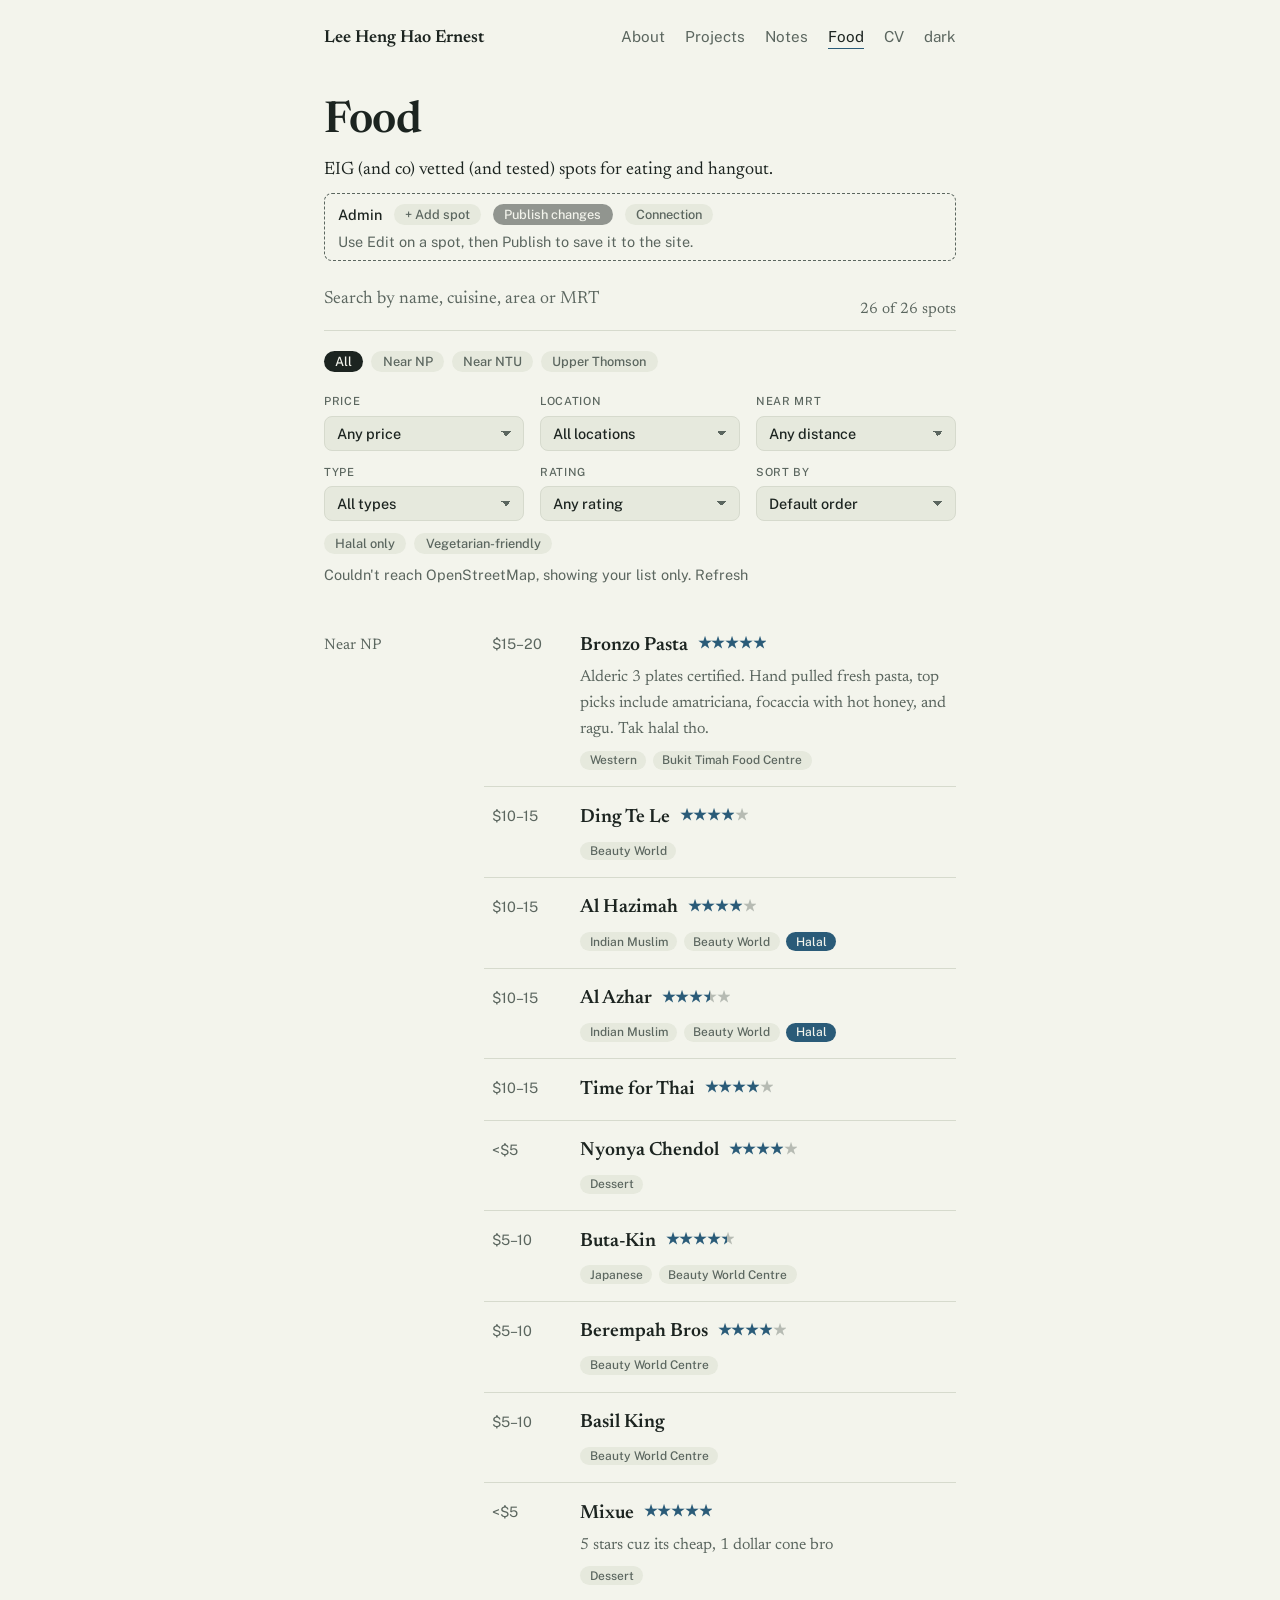
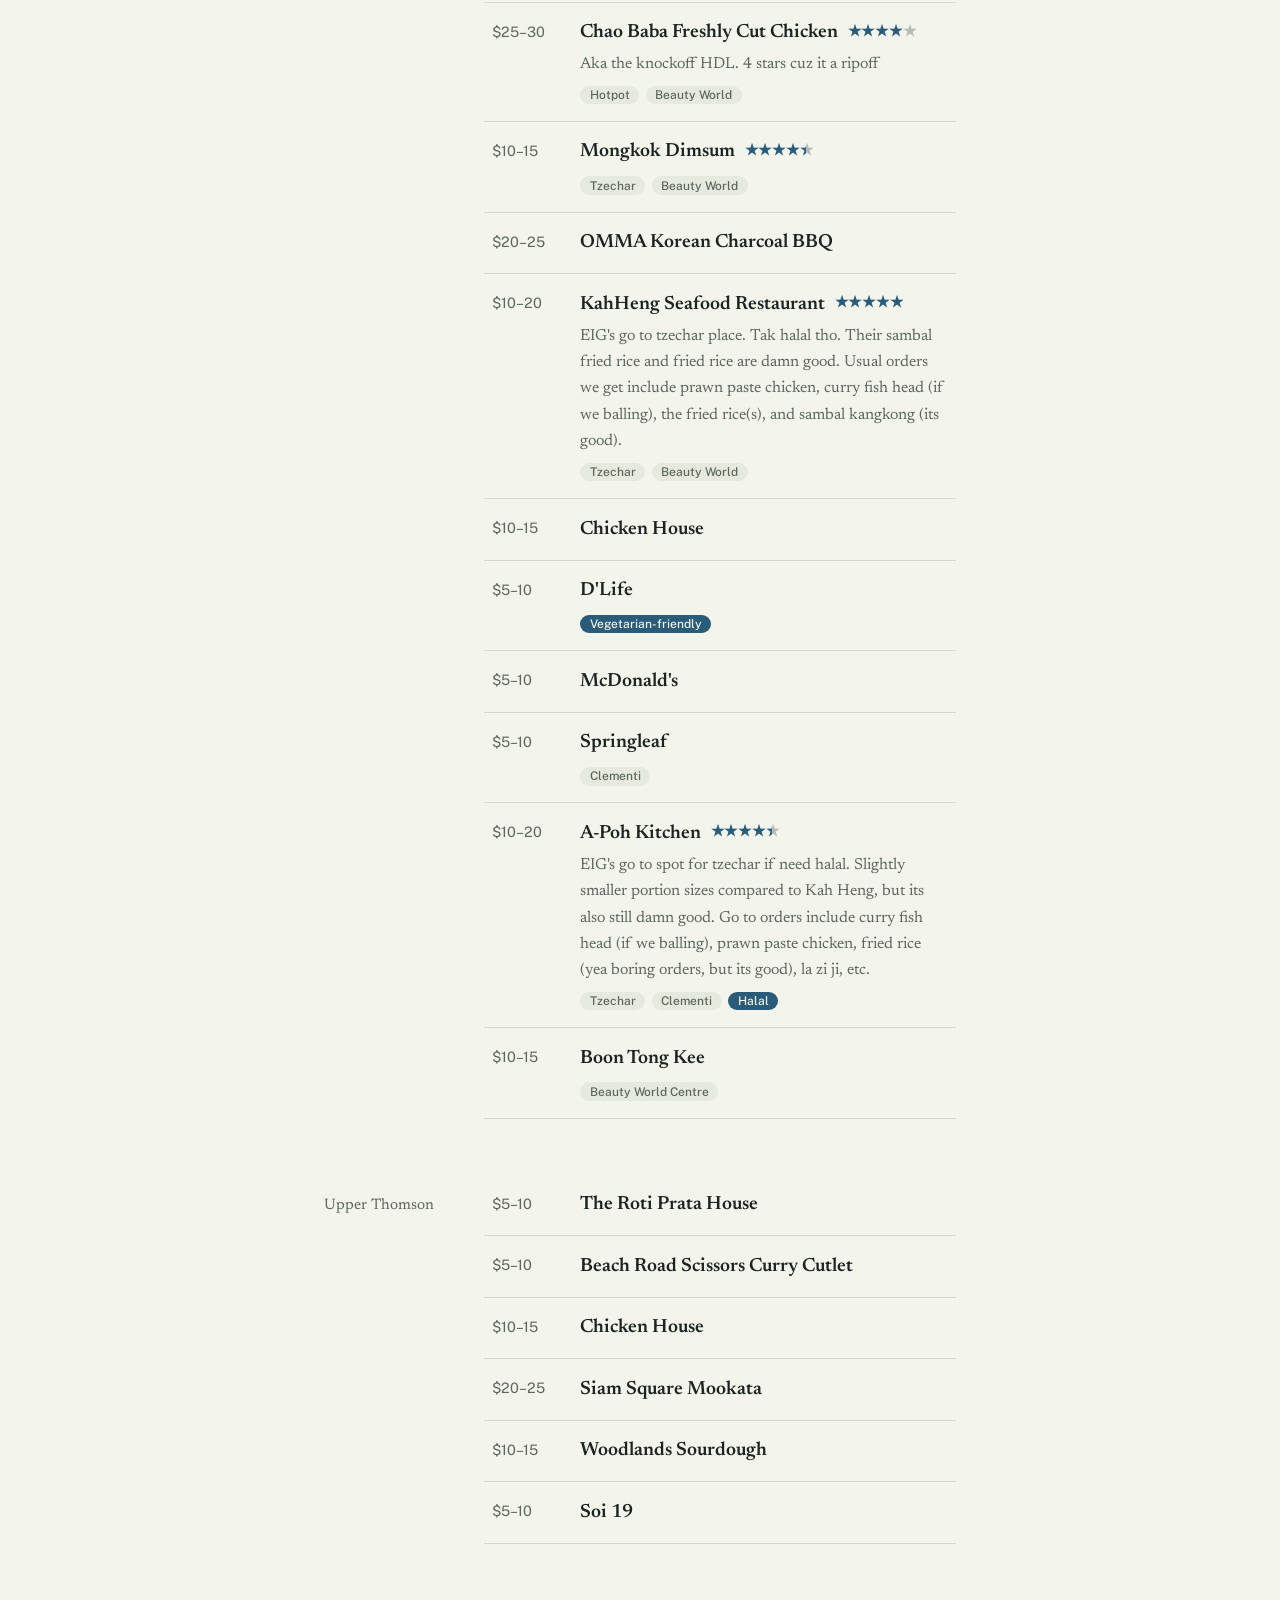
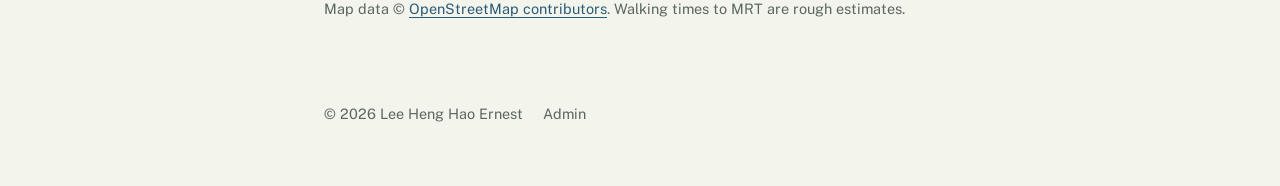
<file: food.html>
<!doctype html>
<html lang="en">
<head>
  <meta charset="utf-8">
  <meta name="viewport" content="width=device-width, initial-scale=1">
  <title>Food | Lee Heng Hao Ernest</title>
  <meta name="description" content="EIG (and co) vetted spots for eating and hangout.">
  <meta name="theme-color" content="#f3f4ec">
  <link rel="stylesheet" href="style.css">

  <!-- Google Fonts -->
  <link rel="preconnect" href="https://fonts.googleapis.com">
  <link rel="preconnect" href="https://fonts.gstatic.com" crossorigin>
  <link href="https://fonts.googleapis.com/css2?family=Newsreader:ital,opsz,wght@0,6..72,400;0,6..72,600;1,6..72,400&family=Public+Sans:wght@400;500&display=swap" rel="stylesheet">

  <style>
    /* Food page styles live here so they always load with the page */
    .search-header.tight{margin-bottom:1.25rem}
    #food-clear{position:absolute;right:0;background:none;border:0;color:var(--accent);font-size:1.5rem;cursor:pointer;line-height:1}
    .filters{display:grid;grid-template-columns:repeat(auto-fill,minmax(10.5rem,1fr));gap:.75rem 1rem;align-items:end;margin:1.25rem 0 .75rem;font-family:var(--sans)}
    .field{display:flex;flex-direction:column;gap:.3rem;min-width:0}
    .field>span{font-size:.7rem;font-weight:500;letter-spacing:.06em;text-transform:uppercase;color:var(--mute)}
    .field select{appearance:none;-webkit-appearance:none;width:100%;font:500 .9rem var(--sans);color:var(--ink);background-color:var(--chip);
      background-image:linear-gradient(45deg,transparent 50%,var(--mute) 50%),linear-gradient(135deg,var(--mute) 50%,transparent 50%);
      background-position:calc(100% - 17px) 52%,calc(100% - 12px) 52%;background-size:5px 5px;background-repeat:no-repeat;
      border:1px solid var(--line);border-radius:8px;padding:.5rem 2rem .5rem .75rem;cursor:pointer;text-overflow:ellipsis}
    .field select:hover{border-color:var(--mute)}
    .toggles{display:flex;flex-wrap:wrap;gap:.5rem;align-items:center;margin-bottom:.75rem}
    .count button{font-size:inherit}
    .food-list{margin-top:2rem}
    .spot{position:relative;display:grid;grid-template-columns:4.5rem 1fr;gap:0 1rem;padding:.9rem .5rem;border-bottom:1px solid var(--line);transition:padding-left .25s,background .2s}
    .spot:hover{padding-left:1rem;background:var(--chip);border-radius:4px}
    .spot .pr{font:.9rem var(--sans);color:var(--mute);padding-top:.35rem}
    .spot h3 a{color:var(--ink);text-decoration:none}
    .spot h3 a::after{content:"";position:absolute;inset:0}
    .spot p{color:var(--mute);font-size:1rem;margin:.15rem 0}
    .spot .meta{position:relative;display:flex;flex-wrap:wrap;gap:.4rem;margin-top:.5rem}
    .tag{font:500 .75rem var(--sans);padding:.15rem .6rem;border-radius:999px;background:var(--chip);color:var(--mute);border:0}
    .spot:hover .tag{background:var(--bg)}
    .tag.halal,.tag.veg{background:var(--accent);color:var(--bg)}
    a.tag{text-decoration:none}a.tag:hover,button.tag:hover{color:var(--ink)}
    button.tag{cursor:pointer;border:1px dashed var(--mute)}
    .stars{display:inline-block;margin-left:.6rem;font-size:.95rem;letter-spacing:.05em;vertical-align:.1em;white-space:nowrap;
      background:linear-gradient(90deg,var(--accent) calc(var(--r)/5*100%),color-mix(in srgb,var(--mute) 40%,transparent) 0);
      -webkit-background-clip:text;background-clip:text;color:transparent;-webkit-text-fill-color:transparent}
    #food-map{margin:1rem 0}
    #food-map summary{cursor:pointer;font:.95rem var(--sans);color:var(--accent)}
    #food-map iframe{width:100%;height:420px;border:1px solid var(--line);border-radius:4px;margin-top:.75rem}
    /* admin */
    .admin-bar{display:flex;flex-wrap:wrap;gap:.5rem .75rem;align-items:center;border:1px dashed var(--mute);border-radius:8px;padding:.6rem .8rem;margin:0 0 1rem;font:.9rem var(--sans)}
    .admin-bar b{font-weight:500}
    .admin-bar .chip.primary{background:var(--ink);color:var(--bg)}
    .admin-bar .chip:disabled{opacity:.45;cursor:default}
    #admin-msg{color:var(--mute);flex:1 1 14rem}
    dialog{width:min(30rem,92vw);background:var(--bg);color:var(--ink);border:1px solid var(--line);border-radius:10px;padding:1.25rem 1.5rem;font-family:var(--sans)}
    dialog::backdrop{background:rgba(0,0,0,.5)}
    dialog h2{font:600 1.2rem var(--serif);margin:0 0 1rem}
    .fld{display:block;margin:.6rem 0;font-size:.75rem;font-weight:500;color:var(--mute)}
    .fld input,.fld select,.fld textarea{display:block;width:100%;margin-top:.25rem;font:400 .95rem var(--sans);color:var(--ink);background:var(--chip);border:1px solid var(--line);border-radius:6px;padding:.45rem .6rem}
    .fld textarea{resize:vertical;min-height:3.5rem}
    .two{display:grid;grid-template-columns:1fr 1fr;gap:0 .75rem}
    .dlg-actions{display:flex;gap:.5rem;margin-top:1rem;align-items:center}
    .dlg-actions .sp{flex:1}
    .has-cursor dialog,.has-cursor dialog *{cursor:auto!important}
    @media(max-width:34rem){.spot{grid-template-columns:1fr}.spot .pr{padding:0}.two{grid-template-columns:1fr}}
  </style>

  <script>document.documentElement.classList.add('js');try{var t=localStorage.getItem('theme');if(t)document.documentElement.dataset.theme=t}catch(e){}</script>
</head>
<body>

  <a class="skip" href="#main">Skip to content</a>

  <header class="bar">
    <a class="brand" href="index.html">Lee Heng Hao Ernest</a>
    <nav aria-label="Main">
      <a href="index.html">About</a>
      <a href="projects.html">Projects</a>
      <a href="notes.html">Notes</a>
      <a href="food.html" aria-current="page">Food</a>
      <a href="cv.pdf">CV</a>
      <button id="theme" type="button" class="plain">dark</button>
    </nav>
  </header>

  <main id="main" class="page">
    <h1>Food</h1>
    <p class="lede" data-words>EIG (and co) vetted (and tested) spots for eating and hangout.</p>

    <div id="admin-bar" class="admin-bar" hidden>
      <b>Admin</b>
      <button class="chip" id="add-spot" type="button">+ Add spot</button>
      <button class="chip primary" id="publish" type="button" disabled>Publish changes</button>
      <button class="chip" id="admin-repo" type="button">Connection</button>
      <span id="admin-msg" aria-live="polite">Use Edit on a spot, then Publish to save it to the site.</span>
    </div>

    <div class="search-header tight">
      <div class="search-input-wrapper">
        <input type="text" id="food-search" placeholder="Search by name, cuisine, area or MRT" autocomplete="off">
        <button id="food-clear" type="button" aria-label="Clear search" hidden>&times;</button>
      </div>
      <div id="food-count" class="matches-count" aria-live="polite"></div>
    </div>

    <div class="chips" role="group" aria-label="Area">
      <button class="chip" type="button" data-campus="" aria-pressed="true">All</button>
      <button class="chip" type="button" data-campus="np" aria-pressed="false">Near NP</button>
      <button class="chip" type="button" data-campus="ntu" aria-pressed="false">Near NTU</button>
      <button class="chip" type="button" data-campus="ut" aria-pressed="false">Upper Thomson</button>
    </div>

    <div class="filters">
      <label class="field"><span>Price</span><select id="f-price"></select></label>
      <label class="field"><span>Location</span><select id="f-loc"></select></label>
      <label class="field"><span>Near MRT</span><select id="f-mrt"></select></label>
      <label class="field"><span>Type</span><select id="f-type"></select></label>
      <label class="field"><span>Rating</span><select id="f-rating"></select></label>
      <label class="field"><span>Sort by</span><select id="f-sort"></select></label>
    </div>
    <div class="toggles">
      <button class="chip" id="food-halal" type="button" aria-pressed="false">Halal only</button>
      <button class="chip" id="food-veg" type="button" aria-pressed="false">Vegetarian-friendly</button>
      <button class="plain" id="food-reset" type="button" hidden>Reset filters</button>
    </div>

    <p class="count"><span id="food-status"></span> <button class="plain" id="food-refresh" type="button">Refresh</button></p>

    <details id="food-map" hidden>
      <summary>Show map</summary>
      <iframe title="Map of food spots" loading="lazy"></iframe>
    </details>

    <div id="food-list" class="food-list"></div>
    <p class="count">Map data © <a href="https://www.openstreetmap.org/copyright">OpenStreetMap contributors</a>. Walking times to MRT are rough estimates.</p>
  </main>

  <dialog id="spot-dlg">
    <form id="spot-form" method="dialog">
      <h2 id="sd-title">Edit spot</h2>
      <label class="fld">Name<input id="sd-name" type="text" required></label>
      <div class="two">
        <label class="fld">Area<select id="sd-campus"><option value="np">Near NP</option><option value="ntu">Near NTU</option><option value="ut">Upper Thomson</option><option value="other">Elsewhere</option></select></label>
        <label class="fld">Price (e.g. 10-15 or &lt;5)<input id="sd-price" type="text" required></label>
      </div>
      <div class="two">
        <label class="fld">Location<input id="sd-location" type="text" placeholder="e.g. Beauty World Centre"></label>
        <label class="fld">Type<input id="sd-type" type="text" placeholder="e.g. Dessert, Tzechar"></label>
      </div>
      <div class="two">
        <label class="fld">Rating<select id="sd-rating"><option value="">Not rated</option><option value="5">5 stars</option><option value="4.5">4.5 stars</option><option value="4">4 stars</option><option value="3.5">3.5 stars</option><option value="3">3 stars</option><option value="2.5">2.5 stars</option><option value="2">2 stars</option><option value="1.5">1.5 stars</option><option value="1">1 star</option><option value="0.5">0.5 stars</option></select></label>
        <label class="fld">Google Maps link (optional)<input id="sd-maps" type="url" placeholder="https://…"></label>
      </div>
      <div class="two">
        <label class="fld">Halal<select id="sd-halal"><option value="">Auto (from map data)</option><option value="y">Yes</option><option value="n">No</option></select></label>
        <label class="fld">Vegetarian-friendly<select id="sd-veg"><option value="">Auto (from map data)</option><option value="y">Yes</option><option value="n">No</option></select></label>
      </div>
      <label class="fld">Notes<textarea id="sd-notes"></textarea></label>
      <div class="dlg-actions">
        <button class="chip" id="sd-del" type="button" hidden>Delete</button>
        <span class="sp"></span>
        <button class="chip" id="sd-cancel" type="button">Cancel</button>
        <button class="chip primary" type="submit" style="background:var(--ink);color:var(--bg)">Save</button>
      </div>
    </form>
  </dialog>

  <footer class="foot">
    <span>© <span id="yr">2026</span> Lee Heng Hao Ernest</span>
    <button class="plain" id="admin-link" type="button" style="margin-left:1rem">Admin</button>
  </footer>

  <script src="main.js" defer></script>
  <script src="food.js" defer></script>
</body>
</html>
</file>
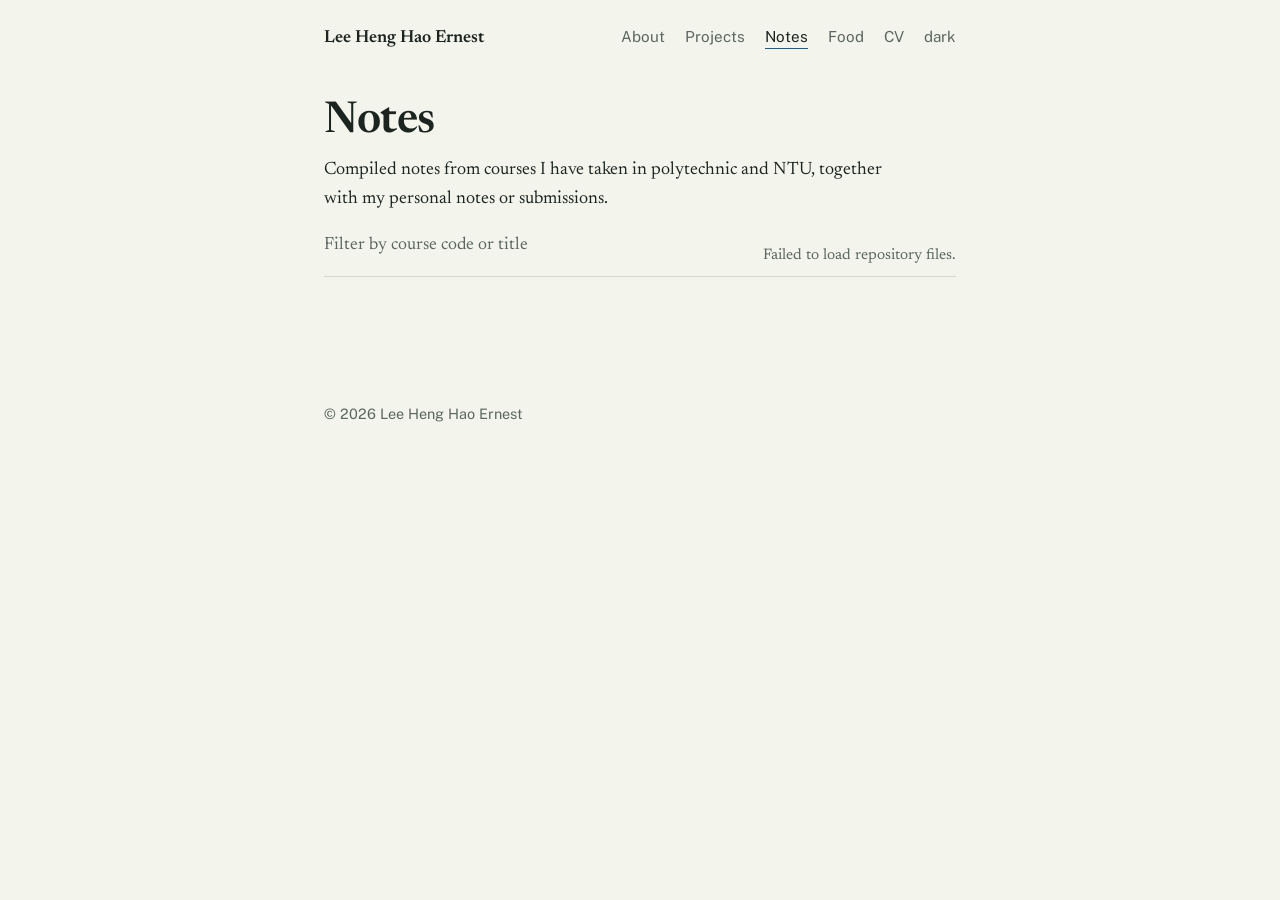
<file: notes.html>
<!doctype html>
<html lang="en">
<head>
  <meta charset="utf-8">
  <meta name="viewport" content="width=device-width, initial-scale=1">
  <title>Notes | Lee Heng Hao Ernest</title>
  <meta name="description" content="Compiled course notes and submissions.">
  <meta name="theme-color" content="#f3f4ec">
  <link rel="stylesheet" href="style.css">

  <!-- Google Fonts -->
  <link rel="preconnect" href="https://fonts.googleapis.com">
  <link rel="preconnect" href="https://fonts.gstatic.com" crossorigin>
  <link href="https://fonts.googleapis.com/css2?family=Newsreader:ital,opsz,wght@0,6..72,400;0,6..72,600;1,6..72,400&family=Public+Sans:wght@400;500&display=swap" rel="stylesheet">

  <script>document.documentElement.classList.add('js');try{var t=localStorage.getItem('theme');if(t)document.documentElement.dataset.theme=t}catch(e){}</script>
</head>
<body>

  <a class="skip" href="#main">Skip to content</a>

  <header class="bar">
    <a class="brand" href="index.html">Lee Heng Hao Ernest</a>
    <nav aria-label="Main">
      <a href="index.html">About</a>
      <a href="projects.html">Projects</a>
      <a href="notes.html" aria-current="page">Notes</a>
      <a href="food.html">Food</a>
      <a href="cv.pdf">CV</a>
      <button id="theme" type="button" class="plain">dark</button>
    </nav>
  </header>

  <main id="main" class="page">
    <section id="view-notes">
      <div class="page-banner">
        <h1>Notes</h1>
        <p class="lede" data-words>Compiled notes from courses I have taken in polytechnic and NTU, together with my personal notes or submissions.</p>
      </div>

      <!-- Clean Search Header -->
      <div class="search-header">
        <div class="search-input-wrapper">
          <input 
            type="text" 
            id="notes-search" 
            placeholder="Filter by course code or title" 
            autocomplete="off"
          />
          <button id="clear-search" aria-label="Clear search" hidden>&times;</button>
        </div>
        <div id="matches-count" class="matches-count">Loading notes...</div>
      </div>

      <!-- Dynamic List Container -->
      <div id="notes-container" class="notes-list-container">
        <!-- JS will inject the level sidebar and list rows here -->
      </div>

    </section>
  </main>

  <footer class="foot">
    <span>© <span id="yr">2026</span> Lee Heng Hao Ernest</span>
  </footer>

  <script src="main.js" defer></script>
</body>
</html>
</file>
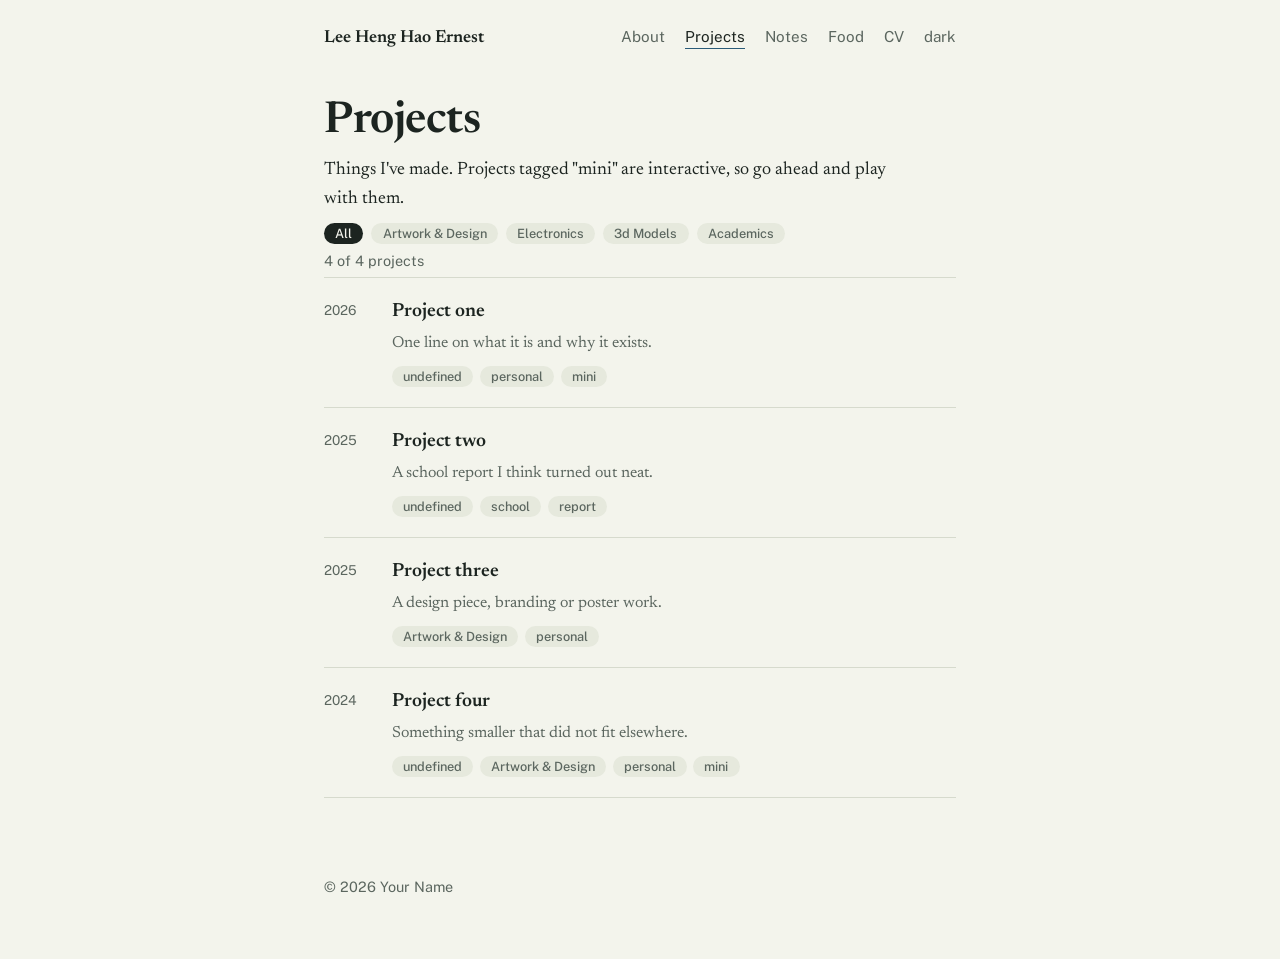
<file: projects.html>
<!doctype html>
<html lang="en">
<head>
<meta charset="utf-8">
<meta name="viewport" content="width=device-width, initial-scale=1">
<title>Projects | Your Name</title>
<meta name="description" content="Things I've made.">
<meta name="theme-color" content="#f3f4ec">
<link rel="preconnect" href="https://fonts.googleapis.com">
<link rel="preconnect" href="https://fonts.gstatic.com" crossorigin>
<link href="https://fonts.googleapis.com/css2?family=Newsreader:ital,opsz,wght@0,6..72,400;0,6..72,600;1,6..72,400&family=Public+Sans:wght@400;500&display=swap" rel="stylesheet">
<link rel="stylesheet" href="style.css">
<script>document.documentElement.classList.add('js');try{var t=localStorage.getItem('theme');if(t)document.documentElement.dataset.theme=t}catch(e){}</script>
</head>
<body>
<a class="skip" href="#main">Skip to content</a>
<header class="bar">
    <a class="brand" href="index.html">Lee Heng Hao Ernest</a>
    <nav aria-label="Main">
      <a href="index.html">About</a>
      <a href="projects.html" aria-current="page">Projects</a>
      <a href="notes.html">Notes</a>
      <a href="food.html">Food</a>
      <a href="cv.pdf">CV</a>
      <button id="theme" type="button" class="plain">dark</button>
    </nav>
  </header>

<main id="main" class="page">
  <h1>Projects</h1>
  <p class="lede" data-words>Things I've made. Projects tagged "mini" are interactive, so go ahead and play with them.</p>

  <div id="filters" class="chips" role="group" aria-label="Filter by category">
    <button class="chip" type="button" data-cat="" aria-pressed="true">All</button>
    <button class="chip" id="tagclear" type="button" data-tag="" hidden></button>
  </div>
  <p id="count" class="count" aria-live="polite"></p>

  <div id="project-list" class="rows"></div>
  <p id="empty" hidden>Nothing matches those filters. Pick "All" to see every project.</p>
</main>

<footer class="foot">
  <span>© <span id="yr">2026</span> Your Name</span>
</footer>
<script src="main.js" defer></script>
</body>
</html>
</file>
<file: style.css>
:root{
  --bg:#f3f4ec;--ink:#1c2420;--mute:#5b665f;--line:#d6dacd;--accent:#2a5b78;--chip:#e6e9dd;
  --serif:'Newsreader',Georgia,'Times New Roman',serif;
  --sans:'Public Sans',system-ui,-apple-system,'Segoe UI',sans-serif;
  color-scheme:light;
}
:root[data-theme=dark]{--bg:#141a17;--ink:#e8ebe2;--mute:#9aa59d;--line:#2b3530;--accent:#8fc1dc;--chip:#1f2823;color-scheme:dark}
@media(prefers-color-scheme:dark){
  :root:not([data-theme=light]){--bg:#141a17;--ink:#e8ebe2;--mute:#9aa59d;--line:#2b3530;--accent:#8fc1dc;--chip:#1f2823;color-scheme:dark}
}

*{box-sizing:border-box}
html{-webkit-text-size-adjust:100%}
body{margin:0;background:var(--bg);color:var(--ink);font:1.125rem/1.65 var(--serif);transition:background .3s,color .3s}
a{color:var(--accent);text-underline-offset:.2em;text-decoration-thickness:1px}
a:hover{text-decoration-thickness:2px}
:focus-visible{outline:2px solid var(--accent);outline-offset:3px;border-radius:2px}
.skip{position:absolute;left:-999px;top:0;background:var(--ink);color:var(--bg);padding:.5rem 1rem;z-index:10}
.skip:focus{left:0}

/* header + footer */
.bar,.page,.foot{max-width:42rem;margin-inline:auto;padding-inline:1.25rem}
.bar{display:flex;justify-content:space-between;align-items:baseline;gap:1rem;padding-block:1.5rem;font-family:var(--sans);font-size:.95rem}
.brand{color:var(--ink);font:600 1.1rem var(--serif);text-decoration:none}
.bar nav{display:flex;gap:1.25rem;align-items:baseline}
.bar nav a{color:var(--mute);text-decoration:none;background:linear-gradient(var(--accent),var(--accent)) 0 100%/0 1px no-repeat;transition:background-size .25s,color .2s}
.bar nav a:hover,.bar nav a[aria-current]{color:var(--ink);background-size:100% 1px}
.plain{font:inherit;color:var(--mute);background:none;border:0;padding:0;cursor:pointer}
.plain:hover{color:var(--ink)}
.foot{padding-block:3rem 4rem;color:var(--mute);font:.9rem var(--sans)}

/* page + transitions */
.page{padding-block:1rem 2rem;animation:in .4s ease backwards}
@keyframes in{from{opacity:0}}
.leaving .page{opacity:0;transform:translateY(-8px);transition:opacity .2s,transform .2s}

/* type */
h1{font-size:clamp(2rem,6vw,2.75rem);line-height:1.15;margin:.5rem 0;font-weight:600;letter-spacing:-.01em}
h2{font-size:1.3rem;font-weight:600;margin:2.75rem 0 .75rem}
h3{font-size:1.2rem;font-weight:600;margin:0}
p{margin:.5rem 0}
ul{padding-left:1.25rem;margin:.5rem 0}
li{margin:.25rem 0}
.lede{max-width:36rem}
.native{color:var(--mute);margin:0}
.links{display:flex;flex-wrap:wrap;gap:.25rem 1.25rem;font-family:var(--sans);font-size:.95rem}
.count{color:var(--mute);font:.9rem var(--sans)}

/* intro */
.intro{display:flex;justify-content:space-between;align-items:center;gap:1.5rem;margin-top:1rem}
.avatar{width:7.5rem;height:7.5rem;border-radius:50%;object-fit:cover;flex:none}
.hello{font:inherit;color:var(--accent);background:none;border:0;padding:0;cursor:pointer;border-bottom:2px dotted currentColor}
.hello.swap{animation:swap .35s}
@keyframes swap{50%{opacity:0;transform:translateY(-6px)}}

/* chips */
.chips{display:flex;flex-wrap:wrap;gap:.5rem}
.chip{font:500 .8rem var(--sans);padding:.2rem .7rem;border-radius:999px;background:var(--chip);color:var(--mute);border:0;cursor:pointer;text-decoration:none;transition:background .2s,color .2s}
.chip:hover{color:var(--ink)}
.chip[aria-pressed=true]{background:var(--ink);color:var(--bg)}

/* project rows */
.rows{margin-top:.5rem}
.row{position:relative;display:grid;grid-template-columns:3.25rem 1fr;gap:0 1rem;padding:1.1rem 0;border-top:1px solid var(--line);transition:padding-left .25s}
.row:last-child{border-bottom:1px solid var(--line)}
.row::before{content:"";position:absolute;left:0;top:1.1rem;bottom:1.1rem;width:2px;background:var(--accent);transform:scaleY(0);transition:transform .25s}
.row:hover{padding-left:.75rem}
.row:hover::before{transform:scaleY(1)}
.yr{font:.85rem var(--sans);color:var(--mute);padding-top:.4rem}
.row h3 a{color:var(--ink);text-decoration:none}
.row h3 a::after{content:"";position:absolute;inset:0}
.row p{color:var(--mute);font-size:1rem;margin:.15rem 0}
.row .meta{position:relative;display:flex;flex-wrap:wrap;gap:.4rem;margin-top:.6rem}

@media(max-width:34rem){
  .intro{flex-direction:column-reverse;align-items:flex-start}
  .row{grid-template-columns:1fr}
  .yr{padding:0}
}
/* reveals (only hidden when JS is running) */
.line{display:block;overflow:hidden;padding-bottom:.14em;margin-bottom:-.14em}
.rise{display:block;transform-origin:left bottom}
.js .line:not(.in)>.rise{opacity:0;transform:translateY(110%) skewY(10deg)}
.line.in>.rise{animation:rise .9s cubic-bezier(.2,.7,.2,1) both}
@keyframes rise{from{opacity:0;transform:translateY(110%) skewY(10deg)}}
.js [data-words]:not(.in) .w{opacity:0}
[data-words].in .w{animation:fade .6s ease var(--d,0s) both}
@keyframes fade{from{opacity:0}}
.js .row:not(.in){opacity:0}
.row.in{animation:slide .8s cubic-bezier(.2,.7,.2,1) var(--d,0s) both}
@keyframes slide{from{opacity:0;transform:translateX(-50px)}}
ul.reveal{list-style:none;padding-left:1.4rem}
ul.reveal li{position:relative}
ul.reveal li::before{content:"*";position:absolute;left:-1.3rem;top:.15em;color:var(--accent);font-weight:600}
.js ul.reveal:not(.in) li{opacity:0}
ul.reveal.in li{animation:fade .6s ease var(--d,0s) both}

/* custom cursor (fine pointers only) */
.cursor{position:fixed;left:0;top:0;z-index:50;pointer-events:none;mix-blend-mode:difference;opacity:0;transition:opacity .2s}
.cursor.on{opacity:1}
.cursor span{display:block;width:14px;height:14px;margin:-7px 0 0 -7px;border-radius:50%;background:#fff;transition:transform .25s cubic-bezier(.2,.7,.2,1)}
.cursor.hover span{transform:scale(3)}
.cursor.down span{transform:scale(.7)}
.has-cursor,.has-cursor *{cursor:none!important}

@media(prefers-reduced-motion:reduce){
  *,*::before{animation:none!important;transition:none!important}
}

/* --- Notes Minimalist List Layout --- */
.search-header {
  display: flex;
  justify-content: space-between;
  align-items: flex-end;
  border-bottom: 1px solid var(--line);
  padding-bottom: 0.5rem;
  margin-bottom: 3rem;
  gap: 1rem;
}

.search-input-wrapper {
  flex: 1;
  position: relative;
  display: flex;
  align-items: center;
}

.search-input-wrapper input {
  width: 100%;
  border: none;
  background: transparent;
  font: inherit;
  font-size: 1.1rem;
  color: var(--ink);
  padding: 0.5rem 2rem 0.5rem 0;
  outline: none;
}

.search-input-wrapper input::placeholder {
  color: var(--mute);
}

#clear-search {
  position: absolute;
  right: 0;
  background: none;
  border: none;
  color: var(--accent);
  font-size: 1.5rem;
  cursor: pointer;
  line-height: 1;
}

.matches-count {
  color: var(--mute);
  font-size: 0.95rem;
  white-space: nowrap;
}

.level-group {
  display: grid;
  grid-template-columns: 8rem 1fr;
  gap: 2rem;
  margin-bottom: 3.5rem;
  align-items: baseline;
}

.level-sidebar {
  color: var(--mute);
  font-size: 0.95rem;
}

.level-content {
  display: flex;
  flex-direction: column;
}

.note-row {
  display: grid;
  grid-template-columns: 6rem 1fr auto;
  gap: 1.5rem;
  padding: 0.85rem 0.5rem;
  text-decoration: none;
  color: var(--ink);
  border-bottom: 1px solid transparent;
  transition: padding-left 0.2s, background 0.2s;
}

.note-row:hover {
  padding-left: 1rem;
  background: var(--chip);
  border-radius: 4px;
}

.note-row .code {
  color: var(--mute);
  font-family: var(--sans);
  font-size: 0.95rem;
}

.note-row .title {
  font-weight: 500;
}

.note-row .badge-text {
  color: var(--mute);
  font-family: var(--sans);
  font-size: 0.85rem;
}

.no-results {
  color: var(--mute);
  font-style: italic;
}

@media(max-width: 38rem) {
  .search-header {
    flex-direction: column;
    align-items: flex-start;
  }
  .level-group {
    grid-template-columns: 1fr;
    gap: 1rem;
  }
  .note-row {
    grid-template-columns: 4.5rem 1fr auto;
    gap: 0.75rem;
  }
}
</file>
